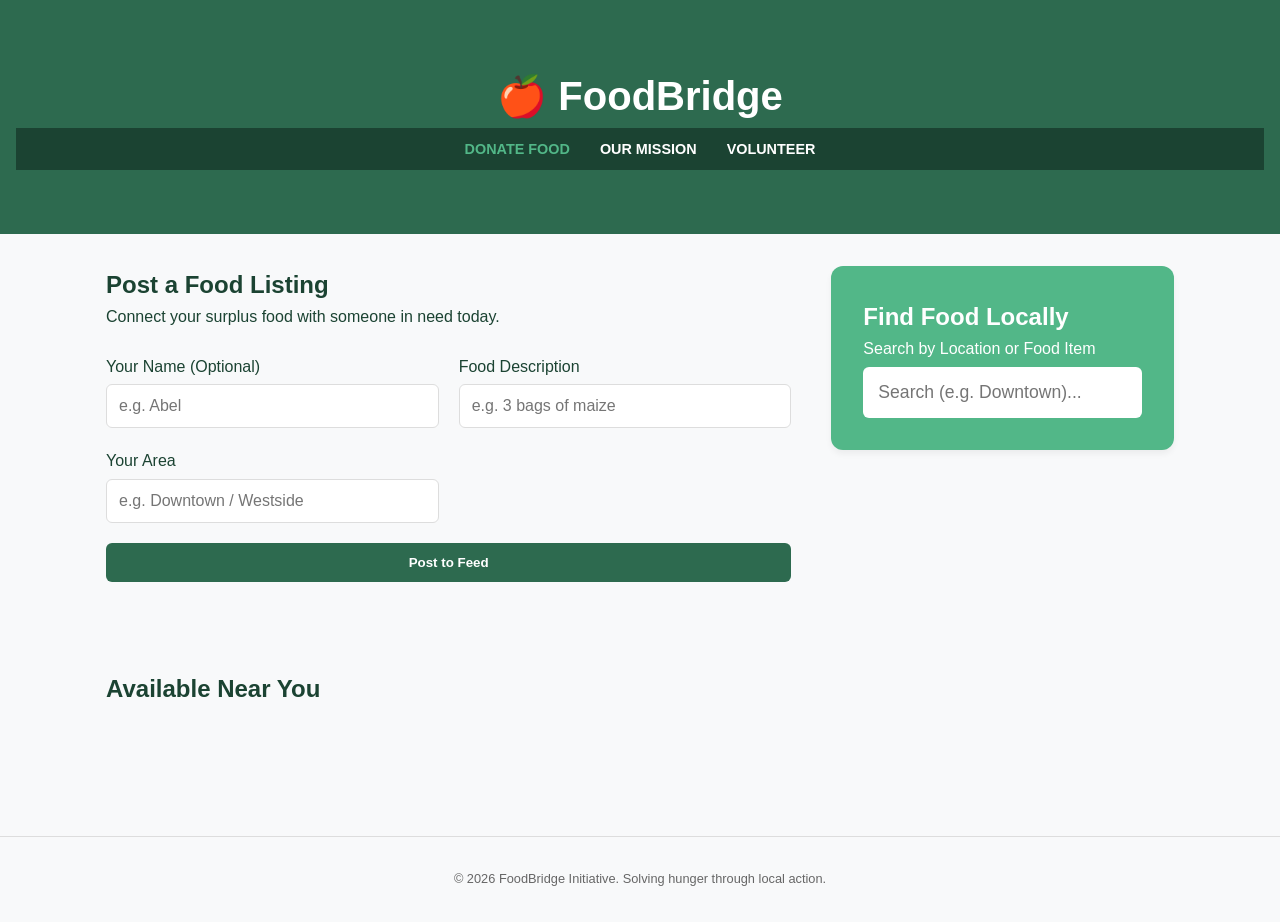
<file: index.html>
<!DOCTYPE html>
<html lang="en">
<head>
    <meta charset="UTF-8">
    <meta name="viewport" content="width=device-width, initial-scale=1.0">
    <title>FoodBridge | Community Sharing</title>
    <meta name="description" content="Share surplus food to help end local hunger.">
    <link rel="stylesheet" href="style.css">
</head>
<body>
    <header>
        <h1>🍎 FoodBridge</h1>
        <nav>
            <ul>
                <li><a href="index.html" class="active">Donate Food</a></li>
                <li><a href="mission.html">Our Mission</a></li>
                <li><a href="volunteer.html">Volunteer</a></li>
            </ul>
        </nav>
    </header>

    <main class="container">
        <section id="donate-form-section">
            <h2>Post a Food Listing</h2>
            <p>Connect your surplus food with someone in need today.</p>
            <!-- FORM IMPLEMENTATION -->
            <form id="donationForm">
                <div class="input-group">
                    <label for="donorName">Your Name (Optional)</label>
                    <input type="text" id="donorName" placeholder="e.g. Abel">
                </div>
                <div class="input-group">
                    <label for="foodItem">Food Description</label>
                    <input type="text" id="foodItem" placeholder="e.g. 3 bags of maize" required>
                </div>
                <div class="input-group">
                    <label for="location">Your Area</label>
                    <input type="text" id="location" placeholder="e.g. Downtown / Westside" required>
                </div>
                <button type="submit" class="button">Post to Feed</button>
            </form>
        </section>

<section id="search-section" class="card">
    <h2>Find Food Locally</h2>
    <div class="input-group">
        <label for="locationSearch">Search by Location or Food Item</label>
        <input type="text" id="locationSearch" placeholder="Search (e.g. Downtown)...">
    </div>
</section>
        <section id="live-feed">
            <h2>Available Near You</h2>
            <div id="foodList" class="grid">
                <!-- JavaScript populates items from Local Storage here -->
            </div>
        </section>
    </main>

    <footer>
        <p>&copy; 2026 FoodBridge Initiative. Solving hunger through local action.</p>
    </footer>
    <script src="script.js"></script>
</body>
</html>
</file>
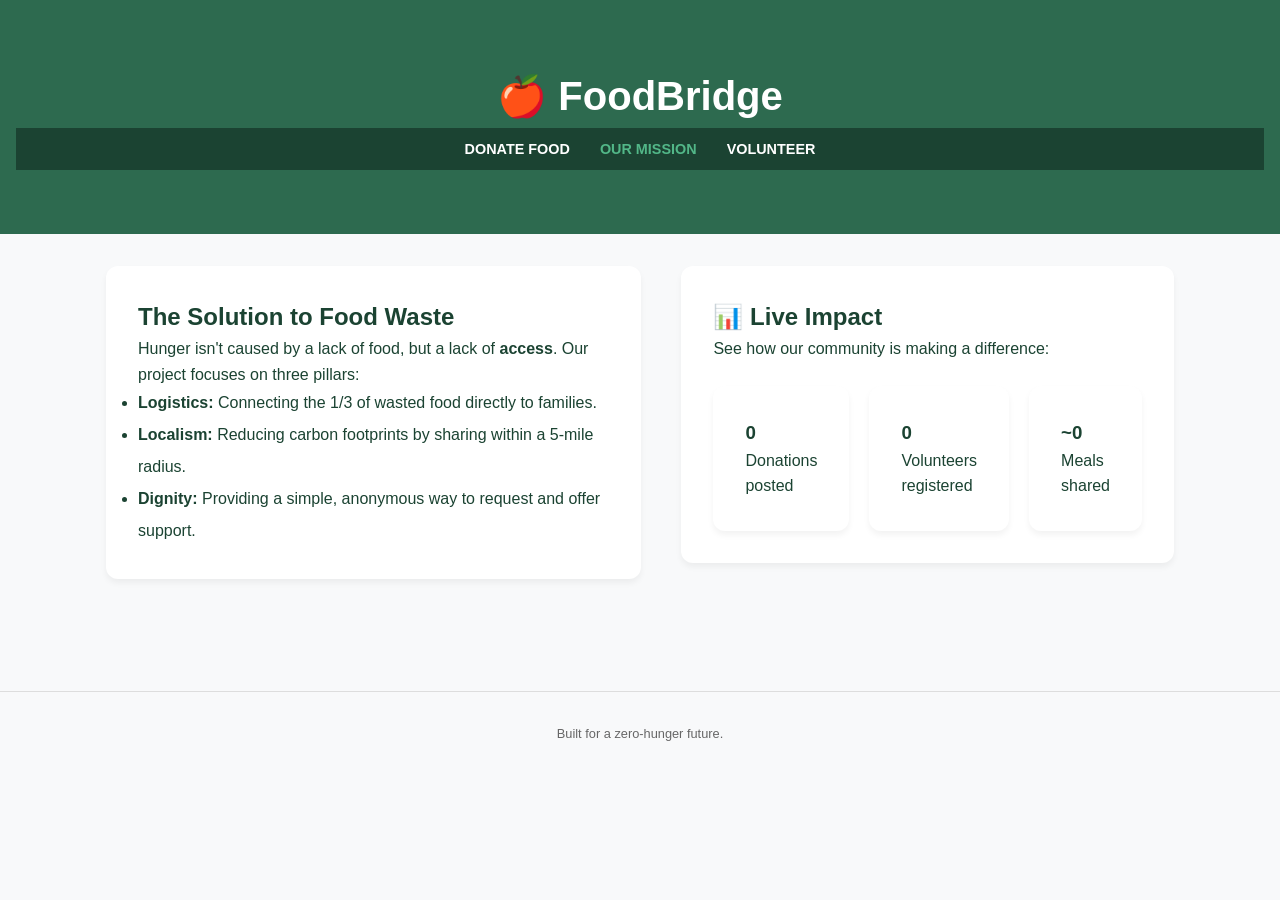
<file: mission.html>
<!DOCTYPE html>
<html lang="en">
<head>
    <meta charset="UTF-8">
    <meta name="viewport" content="width=device-width, initial-scale=1.0">
    <title>Our Mission | FoodBridge</title>
    <link rel="stylesheet" href="style.css">
</head>
<body>
    <header>
        <h1>🍎 FoodBridge</h1>
        <nav>
            <ul>
                <li><a href="index.html">Donate Food</a></li>
                <li><a href="mission.html" class="active">Our Mission</a></li>
                <li><a href="volunteer.html">Volunteer</a></li>
            </ul>
        </nav>
    </header>

    <main class="container">
        <section class="card">
            <h2>The Solution to Food Waste</h2>
            <p>Hunger isn't caused by a lack of food, but a lack of <strong>access</strong>. Our project focuses on three pillars:</p>
            <ul style="line-height: 2;">
                <li><strong>Logistics:</strong> Connecting the 1/3 of wasted food directly to families.</li>
                <li><strong>Localism:</strong> Reducing carbon footprints by sharing within a 5-mile radius.</li>
                <li><strong>Dignity:</strong> Providing a simple, anonymous way to request and offer support.</li>
            </ul>
        </section>

        <!-- DYNAMIC DATA DISPLAY SECTION -->
        <section class="card">
            <h2>📊 Live Impact</h2>
            <p>See how our community is making a difference:</p>
            <div id="impactStats" style="margin-top: 1.5rem;">
                <p style="text-align: center; color: #999;">Loading community data...</p>
            </div>
        </section>

        <section id="donationList" class="card" style="display: none;">
            <h2>Recent Donations in Your Area</h2>
            <div id="missionDonations" class="grid">
                <!-- Donations will be populated by JavaScript -->
            </div>
        </section>
    </main>

    <footer>
        <p>Built for a zero-hunger future.</p>
    </footer>

    <script src="script.js"></script>
</body>
</html>
</file>
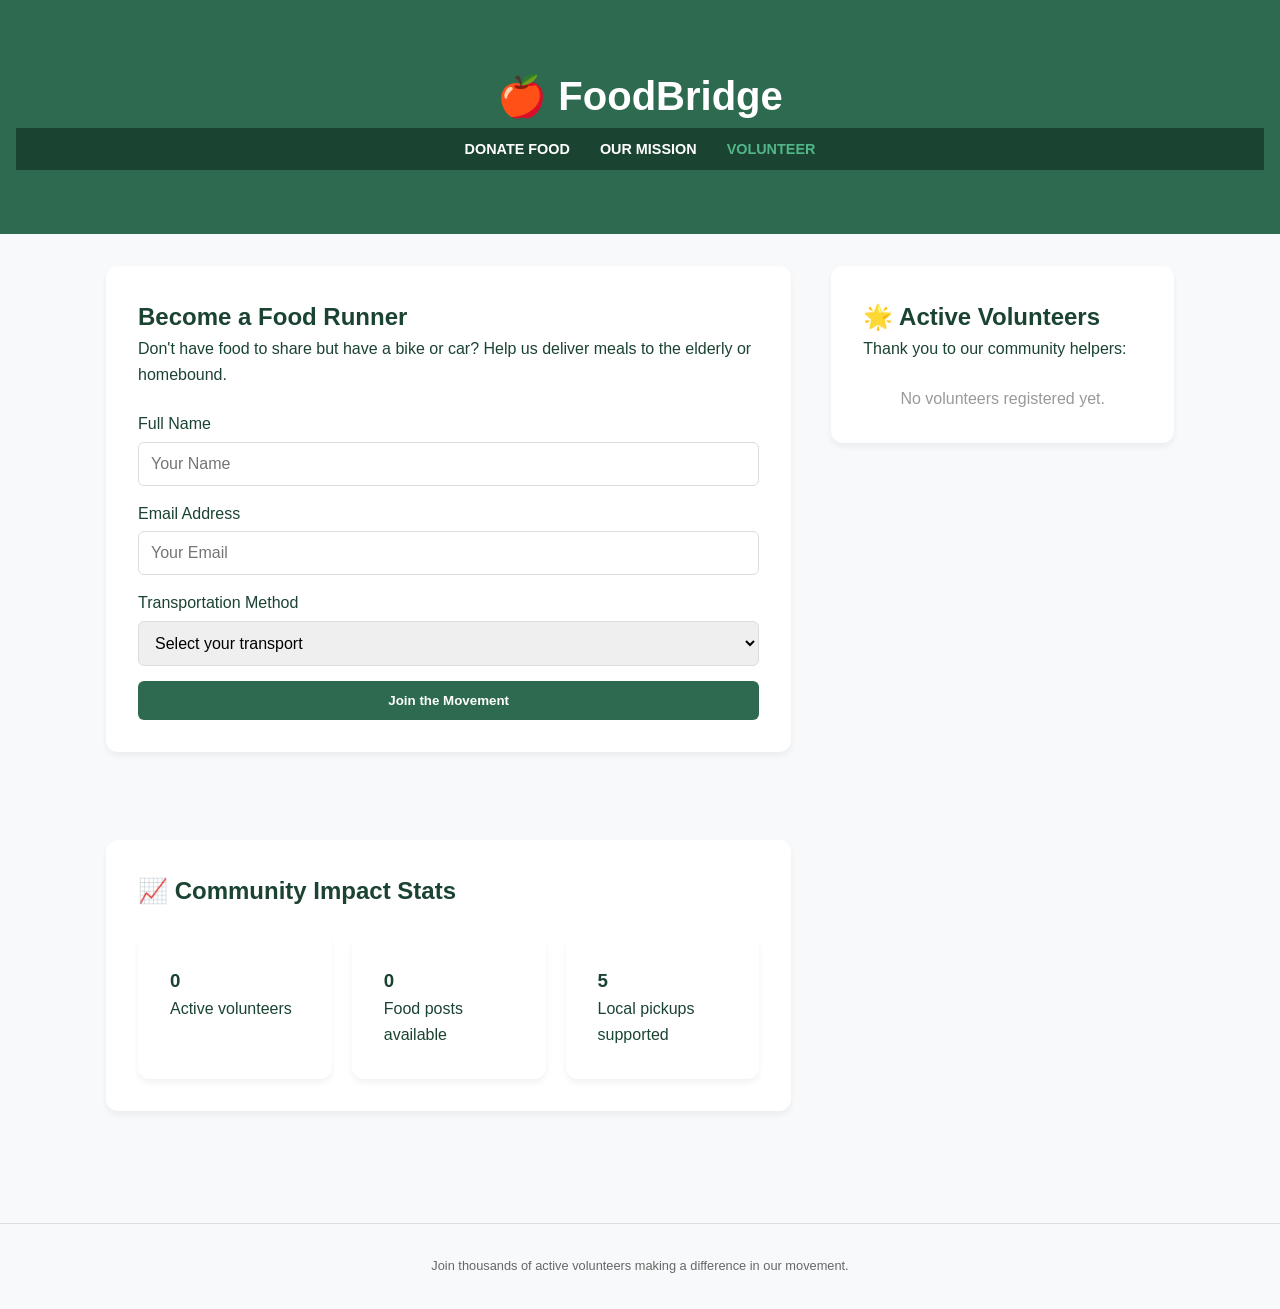
<file: volunteer.html>
<!DOCTYPE html>
<html lang="en">
<head>
    <meta charset="UTF-8">
    <meta name="viewport" content="width=device-width, initial-scale=1.0">
    <title>Volunteer | FoodBridge</title>
    <link rel="stylesheet" href="style.css">
</head>
<body>
    <header>
        <h1>🍎 FoodBridge</h1>
        <nav>
            <ul>
                <li><a href="index.html">Donate Food</a></li>
                <li><a href="mission.html">Our Mission</a></li>
                <li><a href="volunteer.html" class="active">Volunteer</a></li>
            </ul>
        </nav>
    </header>

    <main class="container">
        <section class="card">
            <h2>Become a Food Runner</h2>
            <p>Don't have food to share but have a bike or car? Help us deliver meals to the elderly or homebound.</p>
            
            <form id="volunteerForm">
                <div class="input-group">
                    <label for="volunteerName">Full Name</label>
                    <input type="text" id="volunteerName" placeholder="Your Name" required>
                </div>
                <div class="input-group">
                    <label for="volunteerEmail">Email Address</label>
                    <input type="email" id="volunteerEmail" placeholder="Your Email" required>
                </div>
                <div class="input-group">
                    <label for="transportMode">Transportation Method</label>
                    <select id="transportMode" required>
                        <option value="">Select your transport</option>
                        <option value="bicycle">Bicycle</option>
                        <option value="car">Car / Van</option>
                        <option value="walking">On Foot</option>
                    </select>
                </div>
                <button type="submit" class="btn">Join the Movement</button>
            </form>
        </section>

        <!-- VOLUNTEER LIST DISPLAY -->
        <section class="card">
            <h2>🌟 Active Volunteers</h2>
            <p>Thank you to our community helpers:</p>
            <div id="volunteersList" style="margin-top: 1.5rem;">
                <p style="text-align: center; color: #999;">Loading volunteer data...</p>
            </div>
        </section>

        <!-- DONATION STATS -->
        <section class="card">
            <h2>📈 Community Impact Stats</h2>
            <div id="volunteerStats" style="margin-top: 1.5rem;">
                <p style="text-align: center; color: #999;">Fetching statistics...</p>
            </div>
        </section>
    </main>

    <footer>
        <p>Join thousands of active volunteers making a difference in our movement.</p>
    </footer>

    <script src="script.js"></script>
</body>
</html>
</file>
<file: style.css>
/**
 * ========================================
 * FOODBRIDGE - STYLING & LAYOUT
 * ========================================
 * Color Scheme: Nature-inspired greens with terracotta accent
 * Purpose: Create trustworthy, accessible, welcoming UI
 */

/* ========== 1. GLOBAL RESET & CSS VARIABLES ==========
   CSS Variables (--name) allow centralized color/spacing control.
   Changing values here automatically updates the entire site.
 */
:root {
    --primary: #2d6a4f;      /* Deep forest green - builds trust & stability */
    --secondary: #52b788;    /* Light sage green - friendly, accessible */
    --accent: #e76f51;       /* Warm terracotta - draws attention to CTAs */
    --bg: #f8f9fa;           /* Soft light gray - reduces eye strain */
    --text: #1b4332;         /* Dark forest green - excellent readability */
    --white: #ffffff;        /* Pure white - cards, contrast */
}

/* Reset default browser styles for consistency across browsers */
* {
    box-sizing: border-box; /* Include padding/border in element width */
    margin: 0;              /* Remove default margins */
    padding: 0;             /* Remove default padding */
}

/* Body: Base typography and layout */
body {
    font-family: 'Segoe UI', Roboto, Helvetica, Arial, sans-serif;
    line-height: 1.6;                    /* Comfortable line spacing for readability */
    background-color: var(--bg);         /* Light background reduces strain */
    color: var(--text);                  /* Dark text for contrast */
}

/* ========== 2. HEADER & NAVIGATION ==========
   Creates visual hierarchy and site-wide navigation.
*/

header {
    background-color: var(--primary);   /* Dark green banner at top */
    color: var(--white);
    padding: 2rem 1rem;                 /* Generous padding = feels spacious */
    text-align: center;
}

/* Navigation bar with contrasting dark background */
nav {
    background-color: var(--text);      /* Slightly darker for hierarchy */
    padding: 0.5rem 0;
}

/* Horizontal navigation list */
nav ul {
    list-style: none;                   /* Remove bullet points */
    display: flex;                      /* Horizontal layout */
    justify-content: center;            /* Center the nav items */
    gap: 20px;                          /* Spacing between links */
}

/* Navigation links */
nav a {
    color: var(--white);
    text-decoration: none;              /* Remove underline */
    font-weight: bold;
    font-size: 0.9rem;
    text-transform: uppercase;          /* Professional appearance */
    transition: color 0.3s;             /* Smooth hover animation */
}

/* Hover & active states for better UX */
nav a:hover, nav a.active {
    color: var(--secondary);            /* Light green highlights active page */
}

/* ========== 3. LAYOUT CONTAINERS ==========
   Controls content width, spacing, and card styling.
*/

.container {
    max-width: 900px;                   /* Limit width for readability */
    margin: 2rem auto;                  /* Center on page with vertical spacing */
    padding: 0 1rem;                    /* Side padding for mobile screens */
}

section {
    margin-bottom: 3rem;                /* Space between major sections */
}

/* Reusable card component for grouping content */
.card {
    background: var(--white);
    padding: 2rem;                      /* Internal spacing */
    border-radius: 12px;                /* Rounded corners = modern feel */
    box-shadow: 0 4px 6px rgba(0,0,0,0.05); /* Subtle shadow = depth */
}

/* ========== 4. FORMS & INPUTS ==========
   Professional form styling with clear visual hierarchy.
*/

form {
    display: flex;
    flex-direction: column;             /* Stack inputs vertically */
    gap: 15px;                          /* Space between form elements */
    margin-top: 1.5rem;
}

/* Container for label + input pairs */
.input-group {
    display: flex;
    flex-direction: column;             /* Label above input */
    gap: 5px;                           /* Small gap between label and input */
}

/* Consistent styling for text inputs and dropdowns */
input, select {
    padding: 12px;                      /* Comfortable tap target on mobile */
    border: 1px solid #ddd;             /* Subtle border */
    border-radius: 6px;                 /* Matches design system */
    font-size: 1rem;                    /* Readable size */
}

/* Button styling */
button.btn, button[type="submit"] {
    background-color: var(--primary);   /* Dark green CTA */
    color: white;
    border: none;                       /* Remove default border */
    padding: 12px;                      /* Touch-friendly size */
    border-radius: 6px;
    font-weight: bold;
    cursor: pointer;                    /* Show clickable */
    transition: background 0.3s;        /* Smooth hover effect */
}

button.btn:hover {
    background-color: var(--text);      /* Darker on hover = feedback */
}

/* ========== 5. GRID LAYOUT FOR FOOD CARDS ==========
   Responsive grid that adapts from 1 column (mobile) to multiple columns (desktop).
*/

.grid {
    display: grid;
    /* auto-fill: add columns as needed */
    /* minmax(280px, 1fr): minimum 280px width, expand to available space */
    grid-template-columns: repeat(auto-fill, minmax(280px, 1fr));
    gap: 20px;                          /* Space between cards */
    margin-top: 1rem;
}

/* Individual food donation card */
.food-card {
    background: var(--white);
    padding: 1.5rem;
    border-radius: 8px;
    border-top: 4px solid var(--secondary); /* Green accent line */
    box-shadow: 0 2px 4px rgba(0,0,0,0.1);
    display: flex;
    flex-direction: column;             /* Stack content vertically */
    justify-content: space-between;     /* Push button to bottom */
}

/* Card title spacing */
.food-card h3 {
    margin-bottom: 0.5rem;              /* Space before location */
}

/* Claim button uses accent color to draw attention */
.food-card button {
    background-color: var(--accent);    /* Terracotta CTA button */
    margin-top: 1rem;                   /* Space above button */
}

/* ========== 6. FOOTER ==========
   Subtle footer section with copyright and mission statement.
*/

footer {
    text-align: center;
    padding: 2rem;                      /* Breathing room */
    font-size: 0.8rem;                  /* Smaller, de-emphasized text */
    color: #666;                        /* Medium gray = subtle */
    margin-top: 4rem;                   /* Large gap from content */
    border-top: 1px solid #ddd;         /* Visual separator */
}

/* 7. Responsive Adjustments */
@media (max-width: 600px) {
    nav ul {
        flex-direction: column;
        align-items: center;
        gap: 10px;
    }
}
#search-section {
    background-color: var(--secondary);
    color: white;
    margin-bottom: 2rem;
}

#search-section input {
    width: 100%;
    border: none;
    padding: 15px;
    font-size: 1.1rem;
}
/* ==========================================
   MEDIA QUERIES (Mobile, Tablet, Desktop)
   ========================================== */

/* 1. TABLET VIEW (Screens wider than 600px) */
@media screen and (min-width: 600px) {
    .container {
        width: 90%;
    }

    header h1 {
        font-size: 2.5rem;
    }

    nav ul {
        flex-direction: row; /* Horizontal menu */
        justify-content: center;
        gap: 30px;
    }

    /* Change form to 2 columns on tablets */
    #donationForm {
        display: grid;
        grid-template-columns: 1fr 1fr;
        gap: 20px;
    }

    #donationForm button {
        grid-column: span 2; /* Button takes full width of the grid */
    }
}

/* 2. DESKTOP VIEW (Screens wider than 1024px) */
@media screen and (min-width: 1024px) {
    .container {
        max-width: 1100px;
    }

    /* Side-by-side layout: Form on left, Mission on right */
    main {
        display: grid;
        grid-template-columns: 2fr 1fr;
        gap: 40px;
        align-items: start;
    }

    #feed {
        grid-column: span 2; /* The live feed stays full width below */
    }

    .grid {
        grid-template-columns: repeat(3, 1fr); /* 3 cards per row */
    }

    header {
        padding: 4rem 1rem;
    }
}

/* 3. PRINT & ACCESSIBILITY (Optimization) */
@media (prefers-reduced-motion: reduce) {
    * {
        animation: none !important;
        transition: none !important;
    }
}
</file>
